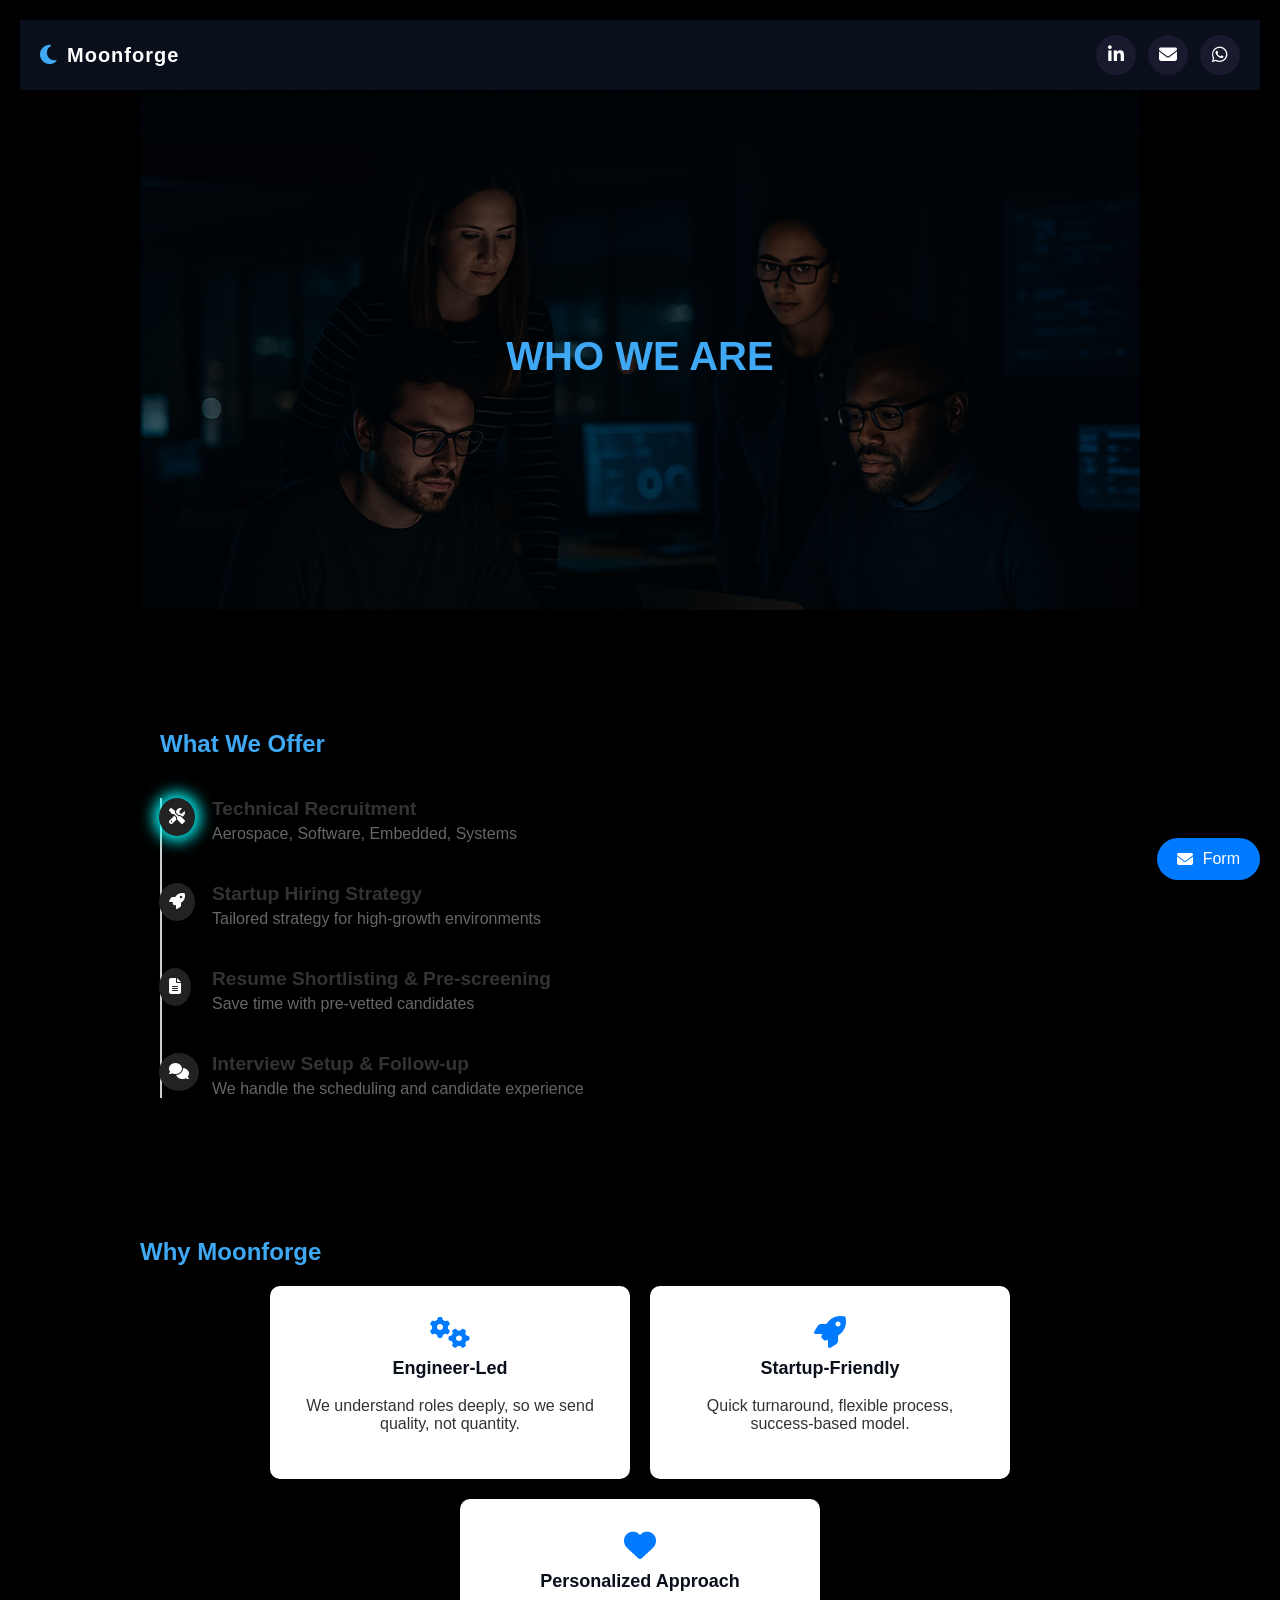
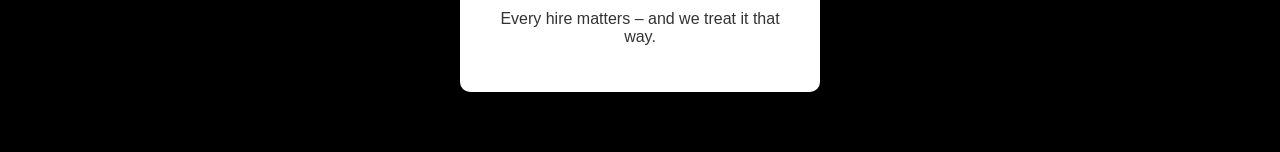
<file: index.html>
<!DOCTYPE html>
<html lang="en">
<head>
  <meta charset="UTF-8" />
  <meta name="viewport" content="width=device-width, initial-scale=1.0"/>
  <title>Moonforge</title>
  <link rel="stylesheet" href="main.css" />
  <link rel="stylesheet" href="https://cdnjs.cloudflare.com/ajax/libs/font-awesome/6.5.0/css/all.min.css" />
  
</head>
<body>

  <nav class="navbar">
    <div class="logo-bar">
      <i class="fas fa-moon"></i>
      <span class="brand-name">Moonforge</span>
    </div>
    <div class="hamburger" onclick="toggleMenu()">
      <i class="fas fa-bars"></i>
    </div>
    <div class="social-icons" id="socialIcons">
      <a href="#" class="icon linkedin" title="LinkedIn"><i class="fab fa-linkedin-in"></i></a>
      <a href="mailto:shukla.ajay07@outlook.com" class="icon email" title="Email"><i class="fas fa-envelope"></i></a>
      <a href="https://wa.me/+919289120161" class="icon whatsapp" title="WhatsApp"><i class="fab fa-whatsapp"></i></a>
    </div>
  </nav>

  <div class="container">
    <div class="who-we-are-section">
      <div class="who-we-are-overlay"></div>
      <div class="who-we-are-content">
        <h2>WHO WE ARE</h2>
        <p class="who-we-are-point" id="point"></p>
      </div>
    </div>

    <div class="section what-we-offer">
      <h2>What We Offer</h2>
      <div class="timeline">
        <div class="timeline-item">
          <div class="timeline-icon"><i class="fas fa-tools"></i></div>
          <div class="timeline-content">
            <h3>Technical Recruitment</h3>
            <p>Aerospace, Software, Embedded, Systems</p>
          </div>
        </div>
        <div class="timeline-item">
          <div class="timeline-icon"><i class="fas fa-rocket"></i></div>
          <div class="timeline-content">
            <h3>Startup Hiring Strategy</h3>
            <p>Tailored strategy for high-growth environments</p>
          </div>
        </div>
        <div class="timeline-item">
          <div class="timeline-icon"><i class="fas fa-file-alt"></i></div>
          <div class="timeline-content">
            <h3>Resume Shortlisting & Pre-screening</h3>
            <p>Save time with pre-vetted candidates</p>
          </div>
        </div>
        <div class="timeline-item">
          <div class="timeline-icon"><i class="fas fa-comments"></i></div>
          <div class="timeline-content">
            <h3>Interview Setup & Follow-up</h3>
            <p>We handle the scheduling and candidate experience</p>
          </div>
        </div>
      </div>
    </div>

    <div class="section">
      <h2>Why Moonforge</h2>
      <div class="flash-cards">
        <div class="flash-card">
          <i class="fas fa-cogs"></i>
          <h3>Engineer-Led</h3>
          <p>We understand roles deeply, so we send quality, not quantity.</p>
        </div>
        <div class="flash-card">
          <i class="fas fa-rocket"></i>
          <h3>Startup-Friendly</h3>
          <p>Quick turnaround, flexible process, success-based model.</p>
        </div>
        <div class="flash-card">
          <i class="fas fa-heart"></i>
          <h3>Personalized Approach</h3>
          <p>Every hire matters – and we treat it that way.</p>
        </div>
      </div>
    </div>
  </div>

  <button class="sticky-button" onclick="toggleForm()">
    <i class="fas fa-envelope"></i> Form
  </button>

  <div class="form-modal" id="contactForm">
  <form action="https://formsubmit.co/shukla.ajay07@outlook.com" method="POST">
    <input type="text" name="name" placeholder="Name" required/>
    <input type="email" name="email" placeholder="Email" required/>
    <input type="text" name="company" placeholder="Company Name" required/>
    <textarea name="message" placeholder="Message"></textarea>
    <button type="submit">Submit</button>
  </form>
</div>


  <script src="scripts/back.js"></script>
</body>
</html>
</file>
<file: main.css>
/* Base Styles */
body {
  margin: 0;
  font-family: Arial, sans-serif;
  background-color: #000;
  color: white;
  padding: 20px;
}

h1, h2 {
  color: #3fa9f5;
}

.container {
  max-width: 1000px;
  margin: auto;
}

.section {
  margin: 40px 0;
}

/* Header & Navbar */
.navbar {
  display: flex;
  justify-content: space-between;
  align-items: center;
  background-color: #0a0f1c;
  color: white;
  padding: 15px 20px;
  position: sticky;
  top: 0;
  z-index: 1000;
  box-shadow: 0 2px 5px rgba(0, 0, 0, 0.5);
}

.logo-bar {
  display: flex;
  align-items: center;
  gap: 10px;
}

.brand-name {
  font-size: 20px;
  font-family: 'Segoe UI', Tahoma, Geneva, Verdana, sans-serif;
  font-weight: 600;
  letter-spacing: 1px;
  color: white;
}

.logo-bar i {
  font-size: 22px;
  color: #3fa9f5;
}

.hamburger {
  display: none;
  font-size: 24px;
  color: white;
  cursor: pointer;
}

/* Social Icons */
.social-icons {
  display: flex;
  gap: 12px;
}

.icon {
  background-color: #1a1a2e;
  color: white;
  border-radius: 50%;
  width: 40px;
  height: 40px;
  display: flex;
  justify-content: center;
  align-items: center;
  text-decoration: none;
  font-size: 18px;
  transition: background-color 0.3s;
}

.icon:hover {
  background-color: #3fa9f5;
  color: #0a0f1c;
}

/* Who We Are Section */
.who-we-are-section {
  position: relative;
  background: url("assets/images/img3.png") no-repeat center center/cover;
  color: white;
  padding: 60px 20px;
  text-align: center;
  overflow: hidden;
  height: 400px;
  display: flex;
  flex-direction: column;
  justify-content: center;
}

.who-we-are-overlay {
  position: absolute;
  top: 0;
  left: 0;
  width: 100%;
  height: 100%;
  background-color: rgba(0, 0, 0, 0.6);
  z-index: 1;
}

.who-we-are-content {
  position: relative;
  z-index: 2;
  max-width: 800px;
  margin: 0 auto;
}

.who-we-are-content h2 {
  font-size: 2.5em;
  margin-bottom: 20px;
  font-weight: bold;
}

.who-we-are-point {
  opacity: 0;
  transform: translateY(20px);
  animation: slideFade 2s forwards;
  position: absolute;
  left: 0;
  right: 0;
  margin: auto;
}

.who-we-are-point:nth-child(1) { animation-delay: 0.5s; }
.who-we-are-point:nth-child(2) { animation-delay: 1.5s; }
.who-we-are-point:nth-child(3) { animation-delay: 2.5s; }
.who-we-are-point:nth-child(4) { animation-delay: 3.5s; }

/* What We Offer / Timeline */
.what-we-offer {
  padding: 60px 20px;
}

.timeline {
  position: relative;
  margin-top: 40px;
  padding-left: 30px;
  border-left: 2px solid #ccc;
}

.timeline-item {
  position: relative;
  margin-bottom: 40px;
  padding-left: 20px;
  animation: fadeUp 1s ease-in-out;
}

.timeline-icon {
  position: absolute;
  left: -33px;
  top: 0;
  background-color: #222;
  color: #fff;
  border-radius: 50%;
  padding: 10px;
  font-size: 16px;
}

.timeline-icon.glow {
  box-shadow: 0 0 15px 5px #00ffff;
  transition: box-shadow 0.5s ease-in-out;
}

.timeline-content h3 {
  margin: 0;
  font-size: 1.2em;
  color: #333;
}

.timeline-content p {
  margin: 5px 0 0;
  color: #666;
}

/* Flash Cards */
.flash-cards {
  display: flex;
  gap: 20px;
  flex-wrap: wrap;
  justify-content: center;
  margin-top: 20px;
}

.flash-card {
  background-color: white;
  padding: 30px;
  border-radius: 10px;
  box-shadow: 0 4px 20px rgba(0, 0, 0, 0.2);
  text-align: center;
  width: 300px;
  transition: transform 0.3s ease;
}

.flash-card:hover {
  transform: translateY(-10px);
}

.flash-card i {
  font-size: 2em;
  color: #007BFF;
  margin-bottom: 10px;
}

.flash-card h3 {
  margin-top: 0;
  font-size: 18px;
  color: #0a0f1c;
}

.flash-card p {
  color: #333;
}

/* Contact Form */
.contact-form input,
.contact-form textarea,
.form-modal input,
.form-modal textarea {
  width: 100%;
  padding: 10px;
  margin: 10px 0;
  border: none;
  border-radius: 5px;
}

.contact-form textarea,
.form-modal textarea {
  height: 100px;
}

.contact-form button,
.form-modal button {
  background: #007BFF;
  color: white;
  padding: 10px;
  font-size: 16px;
  border: none;
  border-radius: 5px;
  cursor: pointer;
  width: 100%;
}

/* Sticky Button */
.sticky-button {
  position: fixed;
  bottom: 20px;
  right: 20px;
  background: #007BFF;
  color: white;
  padding: 12px 20px;
  font-size: 16px;
  border: none;
  border-radius: 30px;
  display: flex;
  align-items: center;
  gap: 10px;
  z-index: 1000;
}
/* Form Modal */
.form-modal {
  position: fixed;
  bottom: 80px;
  right: 10px;
  width: 90%;
  max-width: 400px;
  padding: 20px;
  background: white;
  border-radius: 10px;
  box-shadow: 0 5px 15px rgba(0, 0, 0, 0.2);
  display: none;
  flex-direction: column;
  z-index: 999;
}
.form-modal input,
.form-modal textarea {
  margin-bottom: 10px;
  padding: 10px;
  font-size: 14px;
  border: 1px solid #ccc;
  border-radius: 5px;
  width: 100%;
  box-sizing: border-box;
}
/* Animations */
@keyframes slideFade {
  0% {
    opacity: 0;
    transform: translateY(20px);
  }
  10%, 90% {
    opacity: 1;
    transform: translateY(0);
  }
  100% {
    opacity: 0;
    transform: translateY(-20px);
  }
}

@keyframes fadeUp {
  from {
    opacity: 0;
    transform: translateY(20px);
  }
  to {
    opacity: 1;
    transform: translateY(0);
  }
}

@keyframes lightSweep {
  0% {
    transform: translateY(-100%) rotate(25deg);
    opacity: 0;
  }
  50% {
    transform: translateY(100%) rotate(25deg);
    opacity: 1;
  }
  100% {
    transform: translateY(200%) rotate(25deg);
    opacity: 0;
  }
}
.hamburger {
  display: none; /* hidden on desktop */
}

@media (max-width: 768px) {
  .hamburger {
    display: flex;
  }

  .social-icons {
    display: none;
  }
}

/* Responsive */
@media (max-width: 768px) {
  .hamburger {
    display: flex;
    flex-direction: column;
    cursor: pointer;
    gap: 4px;
  }
   .hamburger .bar {
    width: 25px;
    height: 3px;
    background-color: white;
  }
 .social-icons {
    display: none;
    position: absolute;
    top: 60px;
    right: 20px;
    background-color: #0a0f1c;
    flex-direction: column;
    padding: 10px;
    border-radius: 8px;
    box-shadow: 0 4px 12px rgba(0, 0, 0, 0.3);
  }

  .social-icons.show {
    display: flex;
  }

  .timeline {
    padding-left: 20px;
  }

  .timeline-icon {
    left: -28px;
  }
}
</file>
